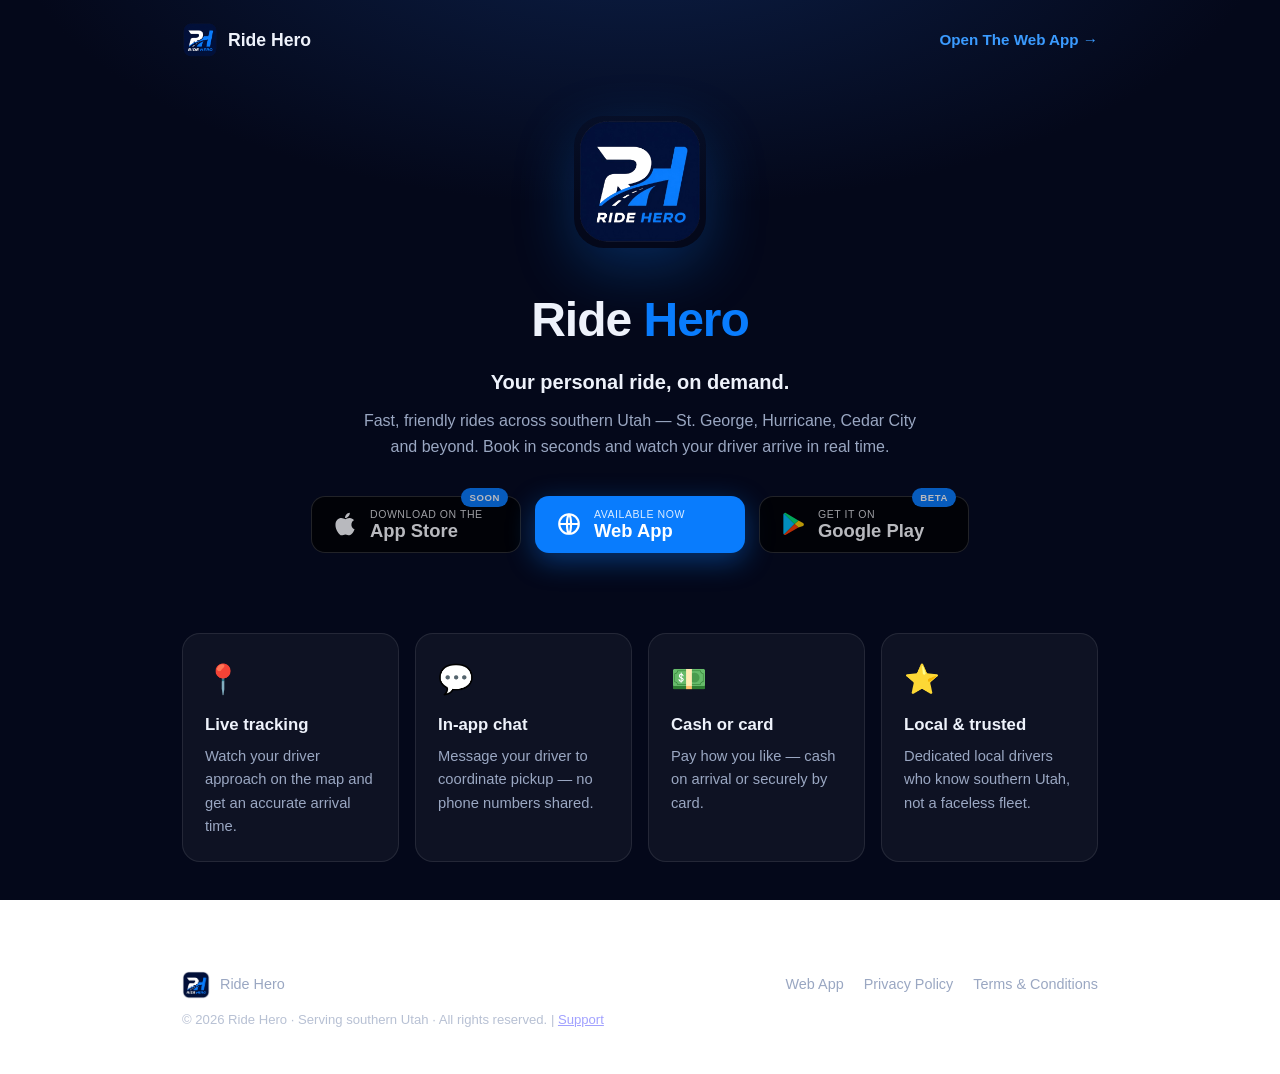
<file: index.html>
<!DOCTYPE html>
<html lang="en">
<head>
  <meta charset="UTF-8" />
  <meta name="viewport" content="width=device-width, initial-scale=1.0" />
  <title>Ride Hero — Your personal ride, on demand</title>
  <meta name="description" content="Ride Hero — on-demand rides across southern Utah. Book a ride, track your driver live, and pay with cash or card." />
  <link rel="icon" href="logo.png" />
  <link rel="stylesheet" href="styles.css" />
</head>
<body>
  <div class="container">

    <!-- Top nav -->
    <nav class="nav">
      <div class="nav__brand"><img src="logo.png" alt="Ride Hero logo" /> Ride Hero</div>
      <a href="https://ridr-hero.vercel.app" class="nav__cta" target="_blank" rel="noopener noreferrer">Open The Web App →</a>
    </nav>

    <!-- Hero -->
    <header class="hero">
      <img src="logo.png" alt="Ride Hero" class="hero__logo" />
      <h1 class="hero__title">Ride <span>Hero</span></h1>
      <p class="hero__tagline">Your personal ride, on demand.</p>
      <p class="hero__sub">
        Fast, friendly rides across southern Utah — St. George, Hurricane, Cedar City and beyond.
        Book in seconds and watch your driver arrive in real time.
      </p>

      <div class="stores">
        <!-- App Store (placeholder) -->
        <a href="#" class="badge badge--soon" aria-label="Download on the App Store — coming soon">
          <span class="badge__soon">Soon</span>
          <svg viewBox="0 0 384 512" aria-hidden="true"><path fill="#fff" d="M318.7 268.7c-.2-36.7 16.4-64.4 50-84.8-18.8-26.9-47.2-41.7-84.7-44.6-35.5-2.8-74.3 20.7-88.5 20.7-15 0-49.4-19.7-76.4-19.7C63.3 141.2 4 184.8 4 273.5q0 39.3 14.4 81.2c12.8 36.7 59 126.7 107.2 125.2 25.2-.6 43-17.9 75.8-17.9 31.8 0 48.3 17.9 76.4 17.9 48.6-.7 90.4-82.5 102.6-119.3-65.2-30.7-61.7-90-61.7-91.9zm-56.6-164.2c27.3-32.4 24.8-61.9 24-72.5-24.1 1.4-52 16.4-67.9 34.9-17.5 19.8-27.8 44.3-25.6 71.9 26.1 2 49.9-11.4 69.5-34.3z"/></svg>
          <span class="badge__text"><span class="badge__small">Download on the</span><span class="badge__big">App Store</span></span>
        </a>

         <!-- Web app (live) -->
        <a href="https://ridr-hero.vercel.app" class="badge badge--web" aria-label="Open the Ride Hero web app" target="_blank" rel="noopener noreferrer">
          <svg viewBox="0 0 24 24" fill="none" stroke="#fff" stroke-width="2" aria-hidden="true">
            <circle cx="12" cy="12" r="9"/>
            <path d="M3 12h18M12 3c2.5 2.7 2.5 15.3 0 18M12 3c-2.5 2.7-2.5 15.3 0 18"/>
          </svg>
          <span class="badge__text"><span class="badge__small">Available now</span><span class="badge__big">Web App</span></span>
        </a>

        <!-- Google Play (placeholder) -->
        <a href="#" class="badge badge--soon" aria-label="Get it on Google Play — coming soon">
          <span class="badge__soon">Beta</span>
          <svg viewBox="0 0 24 24" aria-hidden="true">
            <path fill="#00C3FF" d="M3.6 2.3c-.3.2-.5.6-.5 1.1v17.2c0 .5.2.9.5 1.1l.1.1L13.4 12 3.7 2.2z"/>
            <path fill="#FFCE00" d="M17 15.3l-3.6-3.3 3.6-3.3 4.3 2.4c1 .6 1 2.1 0 2.7L17 15.3z"/>
            <path fill="#00E676" d="M3.6 2.3 13.4 12l3.6-3.3L5.4 1.9c-.6-.4-1.3-.3-1.8.4z"/>
            <path fill="#FF3D00" d="M13.4 12 3.6 21.7c.5.6 1.2.7 1.8.3L17 15.3 13.4 12z"/>
          </svg>
          <span class="badge__text"><span class="badge__small">Get it on</span><span class="badge__big">Google Play</span></span>
        </a>
      </div>
    </header>

    <!-- Features -->
    <section class="features">
      <div class="feature">
        <div class="feature__icon">📍</div>
        <div class="feature__title">Live tracking</div>
        <div class="feature__desc">Watch your driver approach on the map and get an accurate arrival time.</div>
      </div>
      <div class="feature">
        <div class="feature__icon">💬</div>
        <div class="feature__title">In-app chat</div>
        <div class="feature__desc">Message your driver to coordinate pickup — no phone numbers shared.</div>
      </div>
      <div class="feature">
        <div class="feature__icon">💵</div>
        <div class="feature__title">Cash or card</div>
        <div class="feature__desc">Pay how you like — cash on arrival or securely by card.</div>
      </div>
      <div class="feature">
        <div class="feature__icon">⭐</div>
        <div class="feature__title">Local &amp; trusted</div>
        <div class="feature__desc">Dedicated local drivers who know southern Utah, not a faceless fleet.</div>
      </div>
    </section>

    <!-- Footer -->
    <footer class="footer">
      <div class="footer__inner">
        <div class="footer__brand"><img src="logo.png" alt="" /> Ride Hero</div>
        <div class="footer__links">
          <a href="https://ridr-hero.vercel.app">Web App</a>
          <a href="privacy.html">Privacy Policy</a>
          <a href="terms.html">Terms &amp; Conditions</a>
        </div>
      </div>
      <p class="footer__copy">© 2026 Ride Hero · Serving southern Utah · All rights reserved. | <a href="mailto:rides@rideheroapp.com">Support</a></p>
    </footer>

  </div>
</body>
</html>
</file>
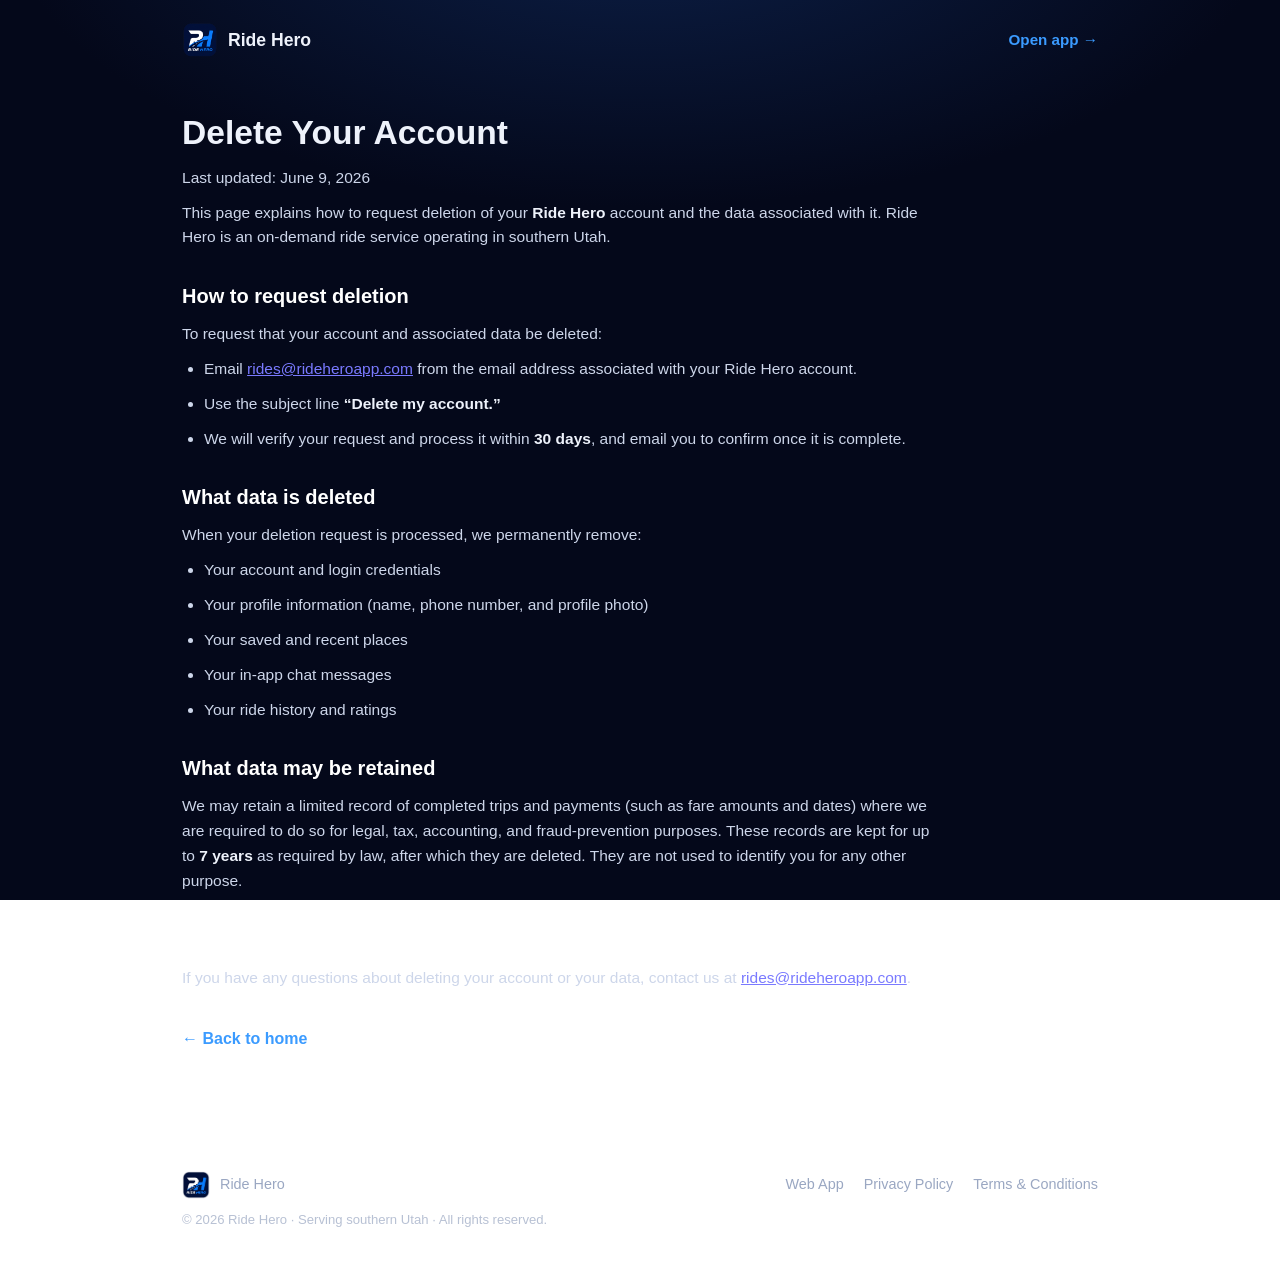
<file: delete.html>
<!DOCTYPE html>
<html lang="en">
<head>
  <meta charset="UTF-8" />
  <meta name="viewport" content="width=device-width, initial-scale=1.0" />
  <title>Delete Your Account — Ride Hero</title>
  <meta name="description" content="How to request deletion of your Ride Hero account and associated data." />
  <link rel="icon" href="logo.png" />
  <link rel="stylesheet" href="styles.css" />
</head>
<body>
  <div class="container">

    <nav class="nav">
      <a class="nav__brand" href="index.html" style="color:inherit"><img src="logo.png" alt="Ride Hero logo" /> Ride Hero</a>
      <a href="https://ridr-hero.vercel.app" class="nav__cta">Open app →</a>
    </nav>

    <main class="legal">
      <h1>Delete Your Account</h1>
      <p class="legal__updated">Last updated: June 9, 2026</p>

      <p>
        This page explains how to request deletion of your <strong>Ride Hero</strong> account and the data
        associated with it. Ride Hero is an on-demand ride service operating in southern Utah.
      </p>

      <h2>How to request deletion</h2>
      <p>To request that your account and associated data be deleted:</p>
      <ul>
        <li>Email <a href="mailto:rides@rideheroapp.com?subject=Delete%20my%20account">rides@rideheroapp.com</a>
            from the email address associated with your Ride Hero account.</li>
        <li>Use the subject line <strong>“Delete my account.”</strong></li>
        <li>We will verify your request and process it within <strong>30 days</strong>, and email you to confirm
            once it is complete.</li>
      </ul>

      <h2>What data is deleted</h2>
      <p>When your deletion request is processed, we permanently remove:</p>
      <ul>
        <li>Your account and login credentials</li>
        <li>Your profile information (name, phone number, and profile photo)</li>
        <li>Your saved and recent places</li>
        <li>Your in-app chat messages</li>
        <li>Your ride history and ratings</li>
      </ul>

      <h2>What data may be retained</h2>
      <p>
        We may retain a limited record of completed trips and payments (such as fare amounts and dates) where we
        are required to do so for legal, tax, accounting, and fraud-prevention purposes. These records are kept
        for up to <strong>7 years</strong> as required by law, after which they are deleted. They are not used to
        identify you for any other purpose.
      </p>

      <h2>Questions</h2>
      <p>
        If you have any questions about deleting your account or your data, contact us at
        <a href="mailto:rides@rideheroapp.com">rides@rideheroapp.com</a>.
      </p>

      <a class="backlink" href="index.html">← Back to home</a>
    </main>

    <footer class="footer">
      <div class="footer__inner">
        <div class="footer__brand"><img src="logo.png" alt="" /> Ride Hero</div>
        <div class="footer__links">
          <a href="https://ridr-hero.vercel.app">Web App</a>
          <a href="privacy.html">Privacy Policy</a>
          <a href="terms.html">Terms &amp; Conditions</a>
        </div>
      </div>
      <p class="footer__copy">© 2026 Ride Hero · Serving southern Utah · All rights reserved.</p>
    </footer>

  </div>
</body>
</html>
</file>
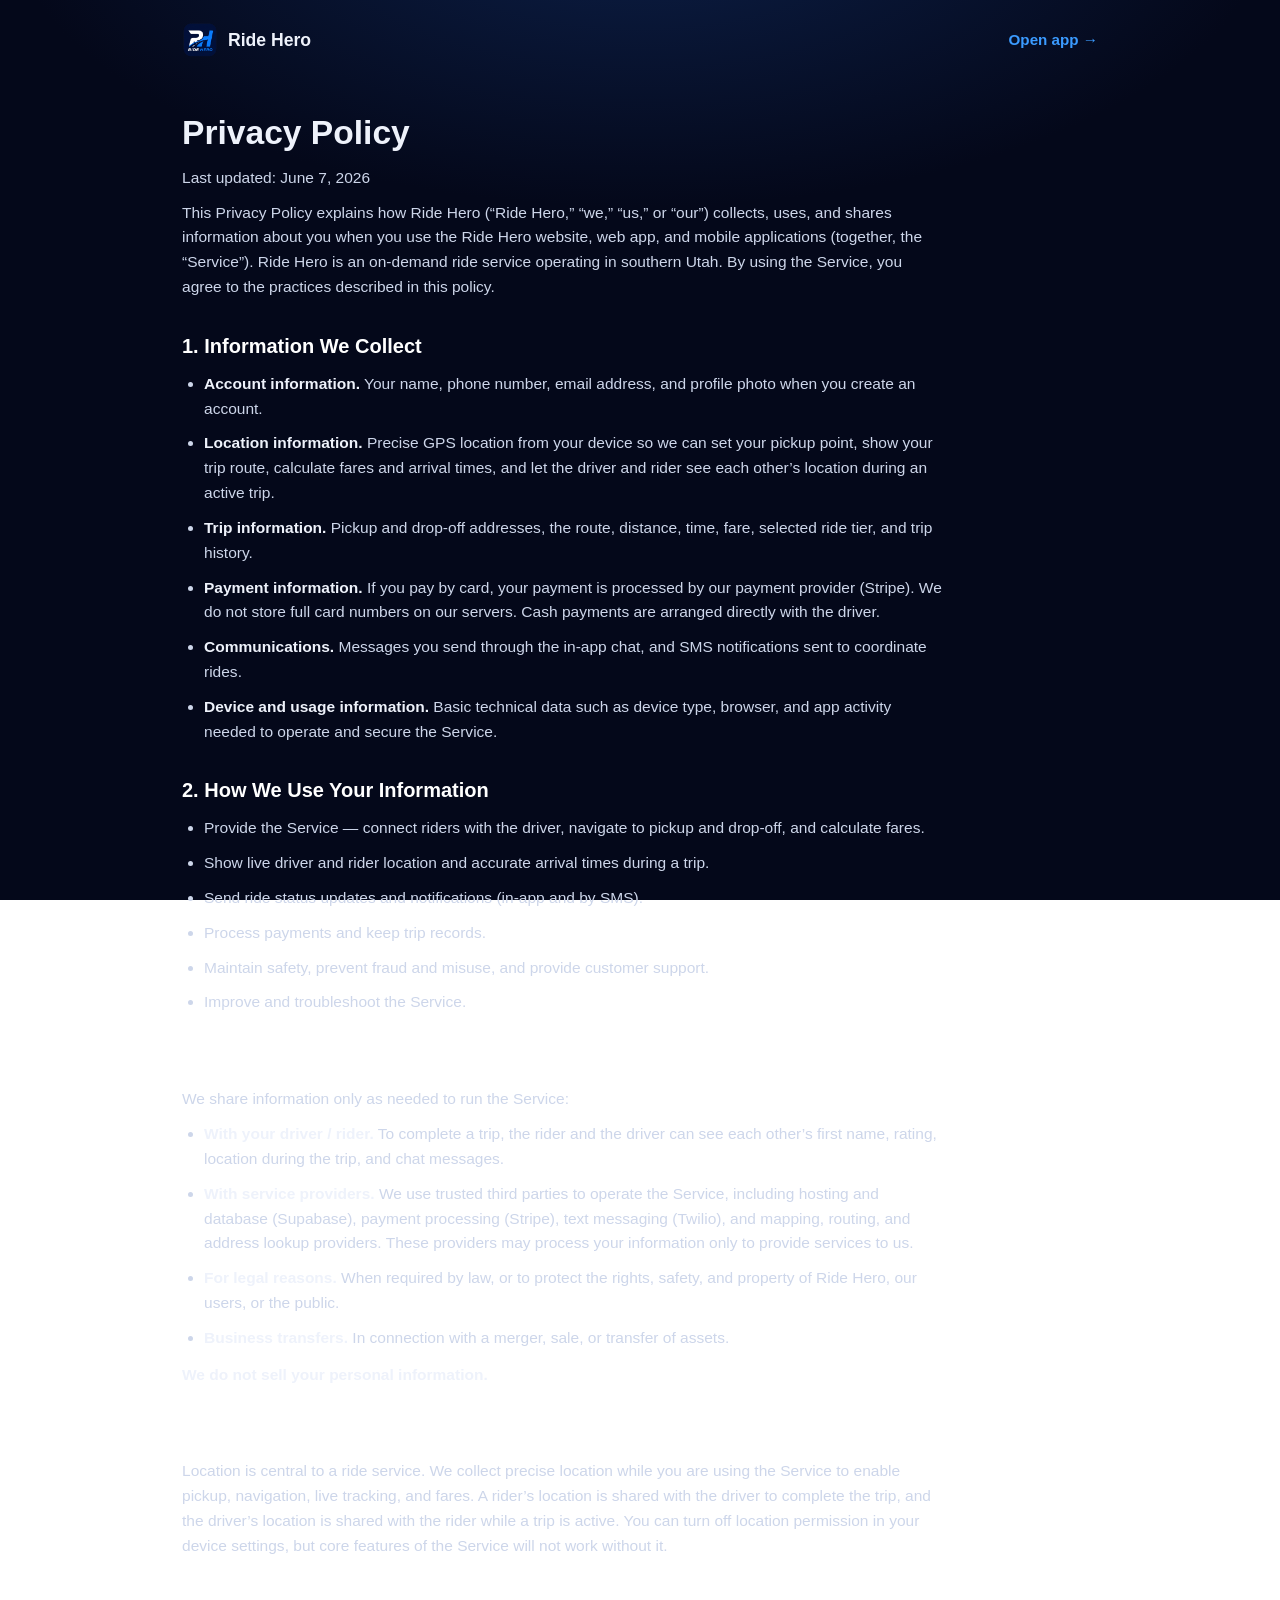
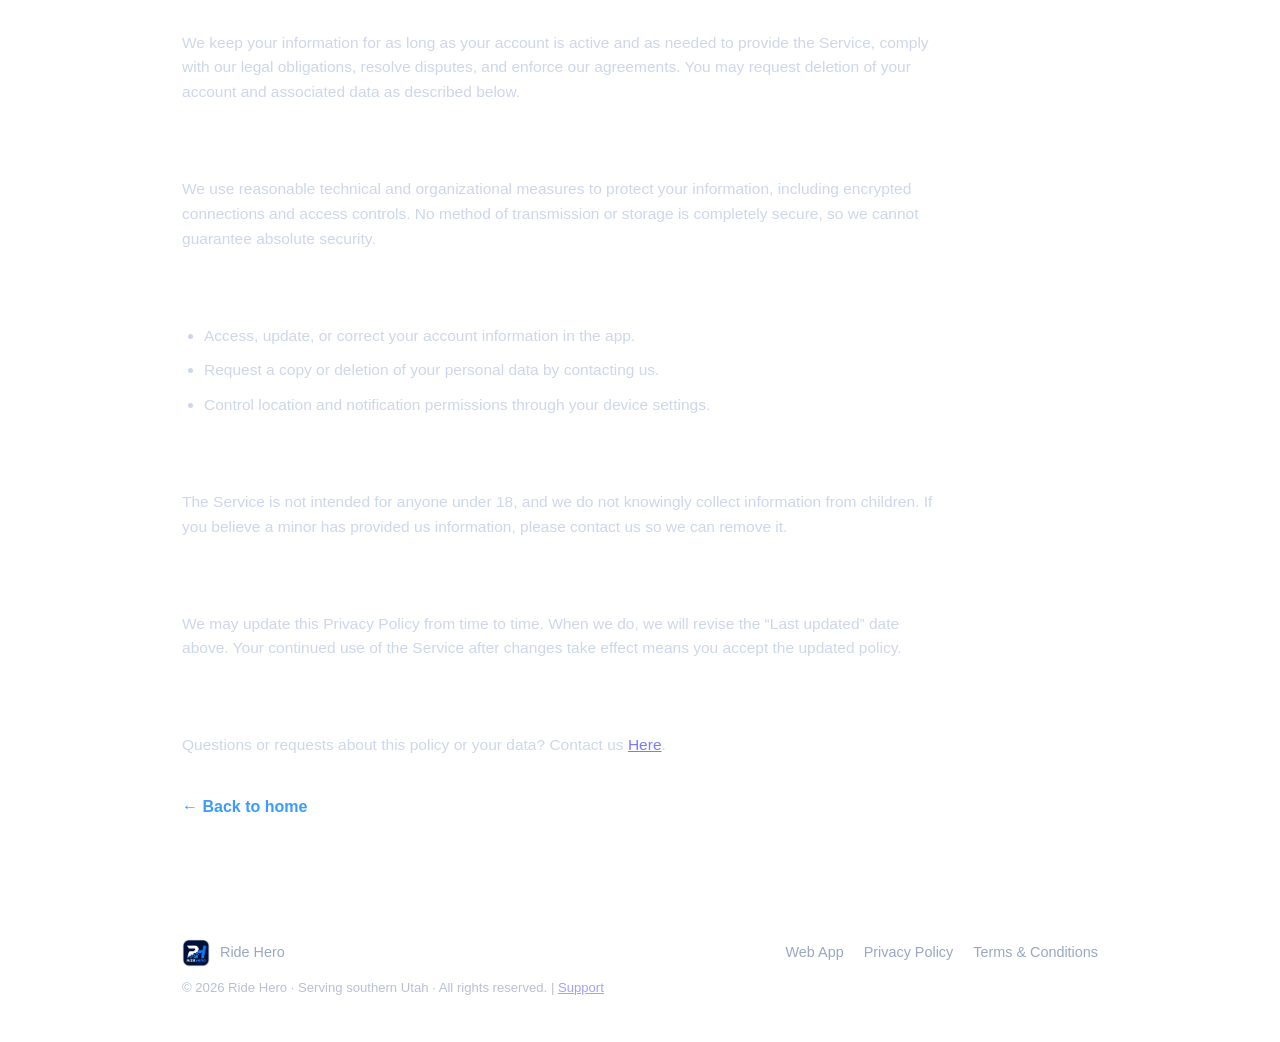
<file: privacy.html>
<!DOCTYPE html>
<html lang="en">
<head>
  <meta charset="UTF-8" />
  <meta name="viewport" content="width=device-width, initial-scale=1.0" />
  <title>Privacy Policy — Ride Hero</title>
  <meta name="description" content="Ride Hero Privacy Policy — how we collect, use, and protect your information." />
  <link rel="icon" href="logo.png" />
  <link rel="stylesheet" href="styles.css" />
</head>
<body>
  <div class="container">

    <nav class="nav">
      <a class="nav__brand" href="index.html" style="color:inherit"><img src="logo.png" alt="Ride Hero logo" /> Ride Hero</a>
      <a href="https://ridr-hero.vercel.app" class="nav__cta" target="_blank" rel="noopener noreferrer">Open app →</a>
    </nav>

    <main class="legal">
      <h1>Privacy Policy</h1>
      <p class="legal__updated">Last updated: June 7, 2026</p>

      <p>
        This Privacy Policy explains how Ride Hero (“Ride Hero,” “we,” “us,” or “our”) collects, uses, and
        shares information about you when you use the Ride Hero website, web app, and mobile applications
        (together, the “Service”). Ride Hero is an on-demand ride service operating in southern Utah. By using
        the Service, you agree to the practices described in this policy.
      </p>

      <h2>1. Information We Collect</h2>
      <ul>
        <li><strong>Account information.</strong> Your name, phone number, email address, and profile photo when you create an account.</li>
        <li><strong>Location information.</strong> Precise GPS location from your device so we can set your pickup point, show your trip route, calculate fares and arrival times, and let the driver and rider see each other’s location during an active trip.</li>
        <li><strong>Trip information.</strong> Pickup and drop-off addresses, the route, distance, time, fare, selected ride tier, and trip history.</li>
        <li><strong>Payment information.</strong> If you pay by card, your payment is processed by our payment provider (Stripe). We do not store full card numbers on our servers. Cash payments are arranged directly with the driver.</li>
        <li><strong>Communications.</strong> Messages you send through the in-app chat, and SMS notifications sent to coordinate rides.</li>
        <li><strong>Device and usage information.</strong> Basic technical data such as device type, browser, and app activity needed to operate and secure the Service.</li>
      </ul>

      <h2>2. How We Use Your Information</h2>
      <ul>
        <li>Provide the Service — connect riders with the driver, navigate to pickup and drop-off, and calculate fares.</li>
        <li>Show live driver and rider location and accurate arrival times during a trip.</li>
        <li>Send ride status updates and notifications (in-app and by SMS).</li>
        <li>Process payments and keep trip records.</li>
        <li>Maintain safety, prevent fraud and misuse, and provide customer support.</li>
        <li>Improve and troubleshoot the Service.</li>
      </ul>

      <h2>3. How We Share Information</h2>
      <p>We share information only as needed to run the Service:</p>
      <ul>
        <li><strong>With your driver / rider.</strong> To complete a trip, the rider and the driver can see each other’s first name, rating, location during the trip, and chat messages.</li>
        <li><strong>With service providers.</strong> We use trusted third parties to operate the Service, including hosting and database (Supabase), payment processing (Stripe), text messaging (Twilio), and mapping, routing, and address lookup providers. These providers may process your information only to provide services to us.</li>
        <li><strong>For legal reasons.</strong> When required by law, or to protect the rights, safety, and property of Ride Hero, our users, or the public.</li>
        <li><strong>Business transfers.</strong> In connection with a merger, sale, or transfer of assets.</li>
      </ul>
      <p><strong>We do not sell your personal information.</strong></p>

      <h2>4. Location Information</h2>
      <p>
        Location is central to a ride service. We collect precise location while you are using the Service to
        enable pickup, navigation, live tracking, and fares. A rider’s location is shared with the driver to
        complete the trip, and the driver’s location is shared with the rider while a trip is active. You can
        turn off location permission in your device settings, but core features of the Service will not work
        without it.
      </p>

      <h2>5. Data Retention</h2>
      <p>
        We keep your information for as long as your account is active and as needed to provide the Service,
        comply with our legal obligations, resolve disputes, and enforce our agreements. You may request
        deletion of your account and associated data as described below.
      </p>

      <h2>6. Security</h2>
      <p>
        We use reasonable technical and organizational measures to protect your information, including
        encrypted connections and access controls. No method of transmission or storage is completely secure,
        so we cannot guarantee absolute security.
      </p>

      <h2>7. Your Choices and Rights</h2>
      <ul>
        <li>Access, update, or correct your account information in the app.</li>
        <li>Request a copy or deletion of your personal data by contacting us.</li>
        <li>Control location and notification permissions through your device settings.</li>
      </ul>

      <h2>8. Children’s Privacy</h2>
      <p>
        The Service is not intended for anyone under 18, and we do not knowingly collect information from
        children. If you believe a minor has provided us information, please contact us so we can remove it.
      </p>

      <h2>9. Changes to This Policy</h2>
      <p>
        We may update this Privacy Policy from time to time. When we do, we will revise the “Last updated” date
        above. Your continued use of the Service after changes take effect means you accept the updated policy.
      </p>

      <h2>10. Contact Us</h2>
      <p>
        Questions or requests about this policy or your data? Contact us&nbsp;<a href="mailto:rides@rideheroapp.com">Here</a>.
      </p>

      <a class="backlink" href="index.html">← Back to home</a>
    </main>

    <footer class="footer">
      <div class="footer__inner">
        <div class="footer__brand"><img src="logo.png" alt="" /> Ride Hero</div>
        <div class="footer__links">
          <a href="https://ridr-hero.vercel.app">Web App</a>
          <a href="privacy.html">Privacy Policy</a>
          <a href="terms.html">Terms &amp; Conditions</a>
        </div>
      </div>
      <p class="footer__copy">© 2026 Ride Hero · Serving southern Utah · All rights reserved. | <a href="mailto:rides@rideheroapp.com">Support</a></p>
    </footer>

  </div>
</body>
</html>
</file>
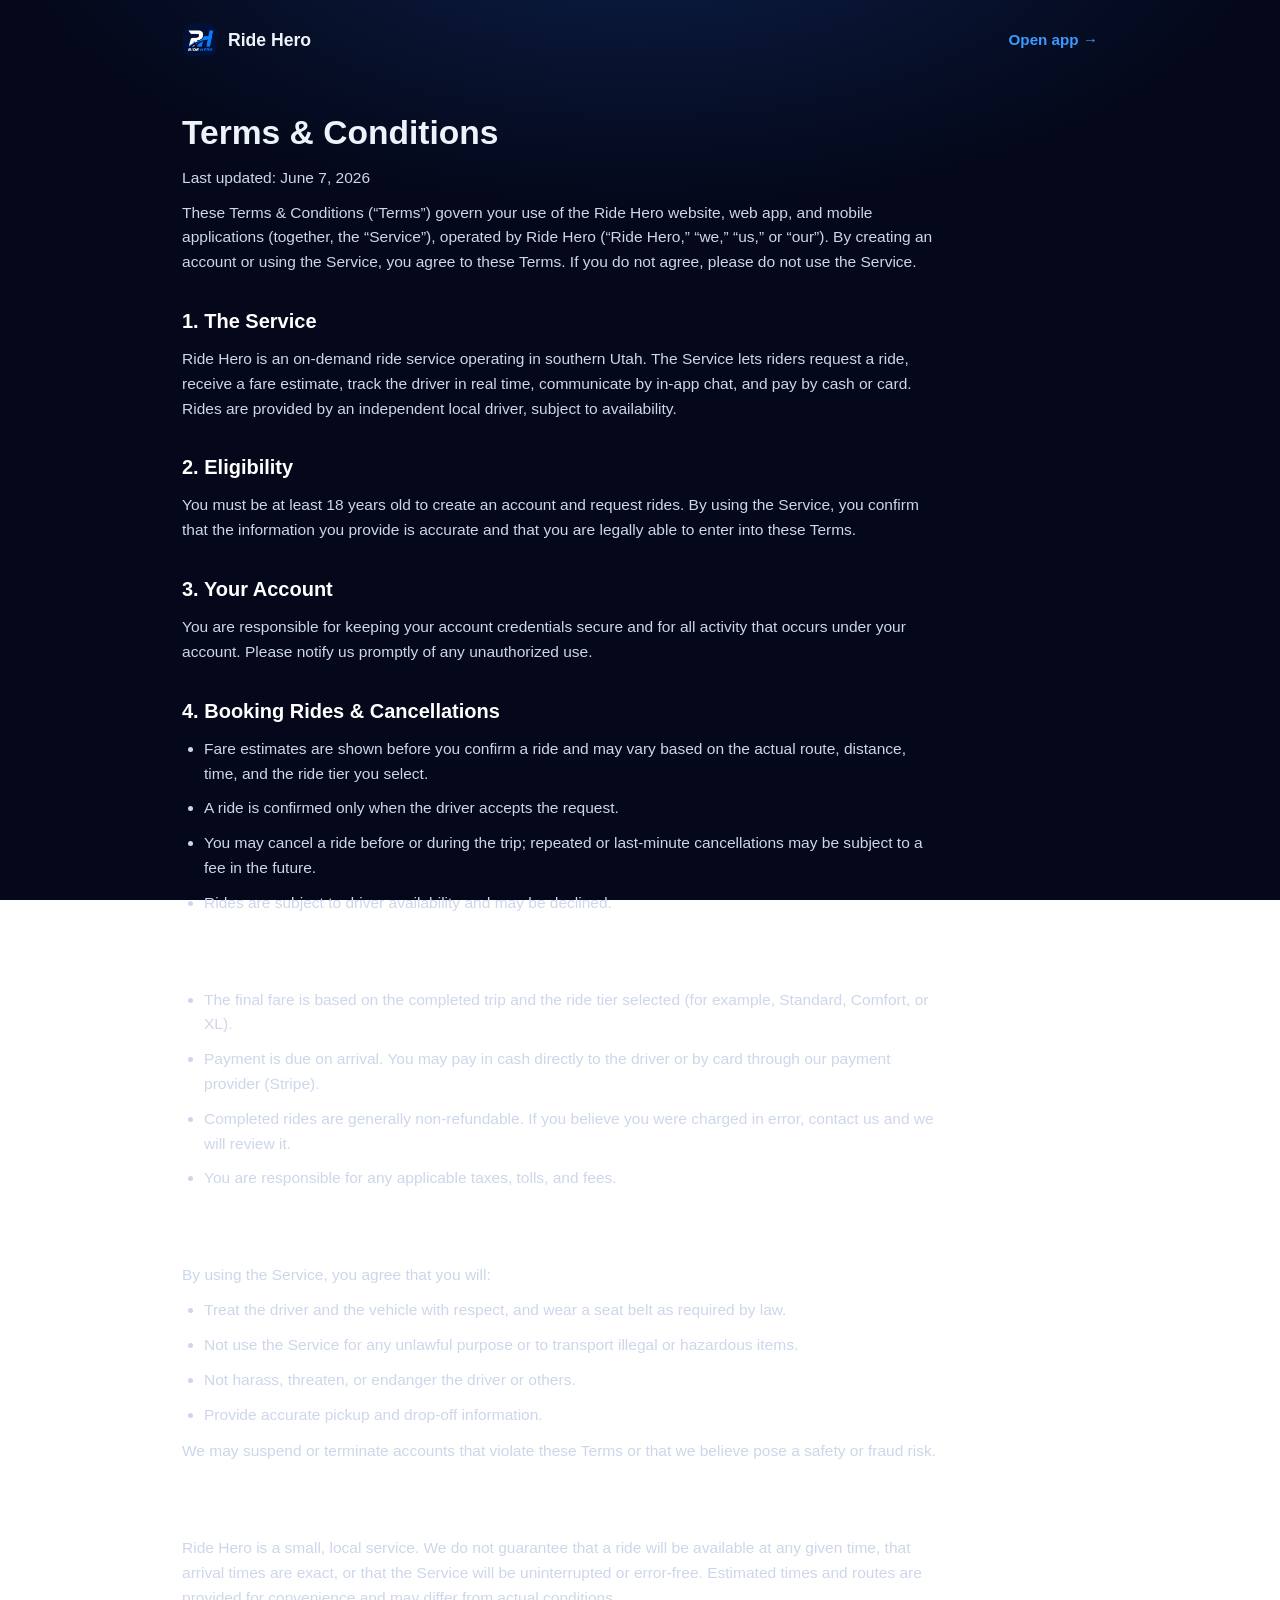
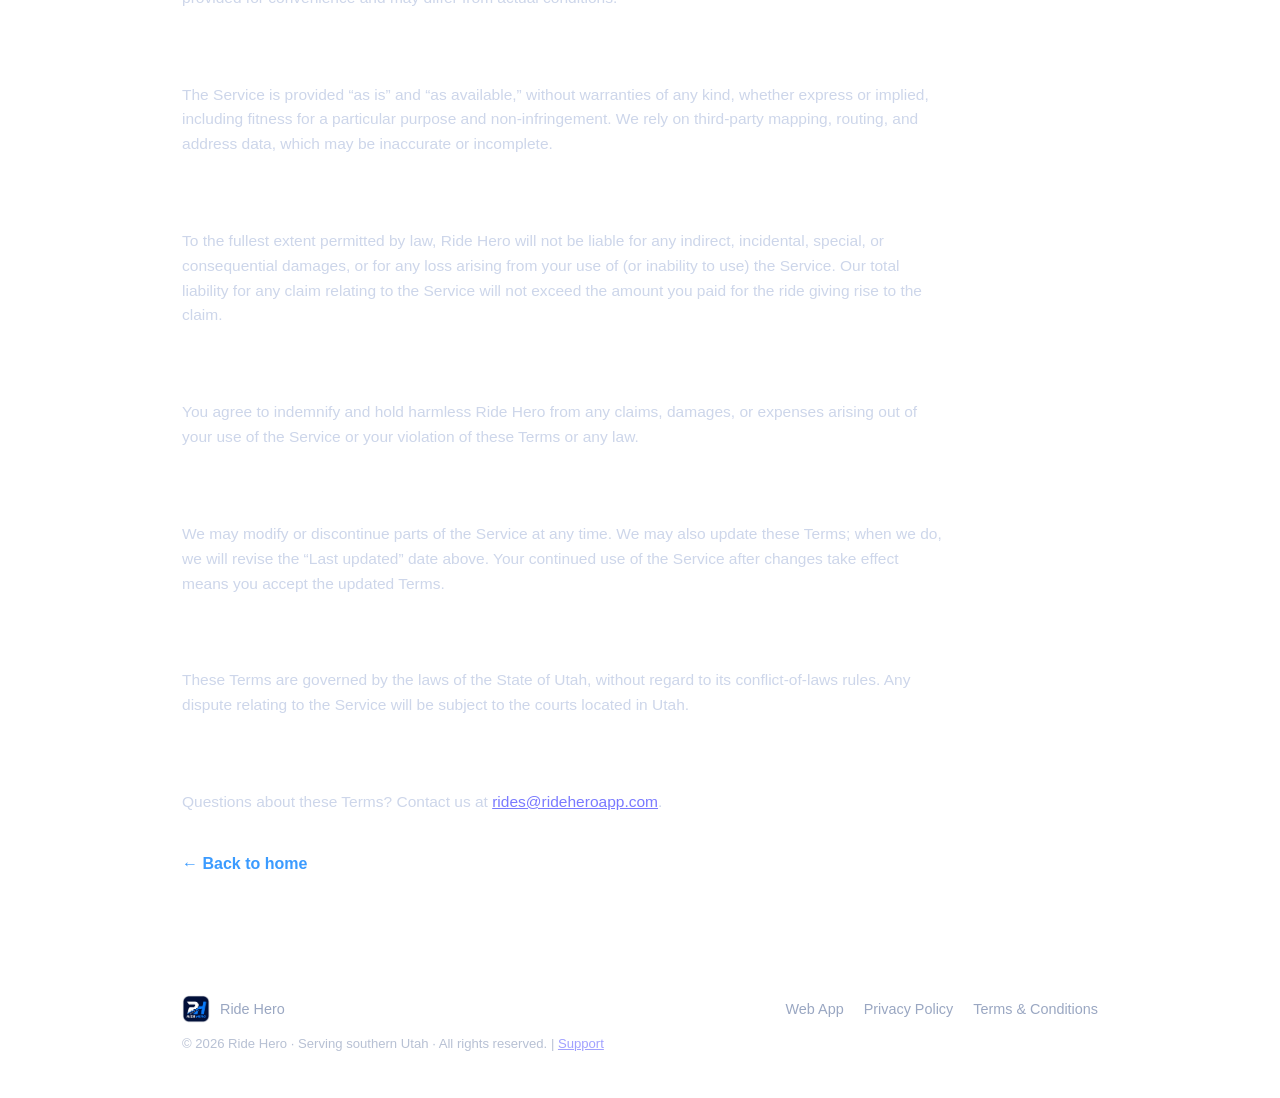
<file: terms.html>
<!DOCTYPE html>
<html lang="en">
<head>
  <meta charset="UTF-8" />
  <meta name="viewport" content="width=device-width, initial-scale=1.0" />
  <title>Terms &amp; Conditions — Ride Hero</title>
  <meta name="description" content="Ride Hero Terms &amp; Conditions of service." />
  <link rel="icon" href="logo.png" />
  <link rel="stylesheet" href="styles.css" />
</head>
<body>
  <div class="container">

    <nav class="nav">
      <a class="nav__brand" href="index.html" style="color:inherit"><img src="logo.png" alt="Ride Hero logo" /> Ride Hero</a>
      <a href="https://ridr-hero.vercel.app" class="nav__cta" target="_blank" rel="noopener noreferrer">Open app →</a>
    </nav>

    <main class="legal">
      <h1>Terms &amp; Conditions</h1>
      <p class="legal__updated">Last updated: June 7, 2026</p>

      <p>
        These Terms &amp; Conditions (“Terms”) govern your use of the Ride Hero website, web app, and mobile
        applications (together, the “Service”), operated by Ride Hero (“Ride Hero,” “we,” “us,” or “our”). By
        creating an account or using the Service, you agree to these Terms. If you do not agree, please do not
        use the Service.
      </p>

      <h2>1. The Service</h2>
      <p>
        Ride Hero is an on-demand ride service operating in southern Utah. The Service lets riders request a
        ride, receive a fare estimate, track the driver in real time, communicate by in-app chat, and pay by
        cash or card. Rides are provided by an independent local driver, subject to availability.
      </p>

      <h2>2. Eligibility</h2>
      <p>
        You must be at least 18 years old to create an account and request rides. By using the Service, you
        confirm that the information you provide is accurate and that you are legally able to enter into these
        Terms.
      </p>

      <h2>3. Your Account</h2>
      <p>
        You are responsible for keeping your account credentials secure and for all activity that occurs under
        your account. Please notify us promptly of any unauthorized use.
      </p>

      <h2>4. Booking Rides &amp; Cancellations</h2>
      <ul>
        <li>Fare estimates are shown before you confirm a ride and may vary based on the actual route, distance, time, and the ride tier you select.</li>
        <li>A ride is confirmed only when the driver accepts the request.</li>
        <li>You may cancel a ride before or during the trip; repeated or last-minute cancellations may be subject to a fee in the future.</li>
        <li>Rides are subject to driver availability and may be declined.</li>
      </ul>

      <h2>5. Fares &amp; Payment</h2>
      <ul>
        <li>The final fare is based on the completed trip and the ride tier selected (for example, Standard, Comfort, or XL).</li>
        <li>Payment is due on arrival. You may pay in cash directly to the driver or by card through our payment provider (Stripe).</li>
        <li>Completed rides are generally non-refundable. If you believe you were charged in error, contact us and we will review it.</li>
        <li>You are responsible for any applicable taxes, tolls, and fees.</li>
      </ul>

      <h2>6. User Conduct</h2>
      <p>By using the Service, you agree that you will:</p>
      <ul>
        <li>Treat the driver and the vehicle with respect, and wear a seat belt as required by law.</li>
        <li>Not use the Service for any unlawful purpose or to transport illegal or hazardous items.</li>
        <li>Not harass, threaten, or endanger the driver or others.</li>
        <li>Provide accurate pickup and drop-off information.</li>
      </ul>
      <p>We may suspend or terminate accounts that violate these Terms or that we believe pose a safety or fraud risk.</p>

      <h2>7. Availability &amp; No Guarantee</h2>
      <p>
        Ride Hero is a small, local service. We do not guarantee that a ride will be
        available at any given time, that arrival times are exact, or that the Service will be uninterrupted or
        error-free. Estimated times and routes are provided for convenience and may differ from actual
        conditions.
      </p>

      <h2>8. Disclaimers</h2>
      <p>
        The Service is provided “as is” and “as available,” without warranties of any kind, whether express or
        implied, including fitness for a particular purpose and non-infringement. We rely on third-party
        mapping, routing, and address data, which may be inaccurate or incomplete.
      </p>

      <h2>9. Limitation of Liability</h2>
      <p>
        To the fullest extent permitted by law, Ride Hero will not be liable for any indirect, incidental,
        special, or consequential damages, or for any loss arising from your use of (or inability to use) the
        Service. Our total liability for any claim relating to the Service will not exceed the amount you paid
        for the ride giving rise to the claim.
      </p>

      <h2>10. Indemnification</h2>
      <p>
        You agree to indemnify and hold harmless Ride Hero from any claims, damages, or expenses arising out of
        your use of the Service or your violation of these Terms or any law.
      </p>

      <h2>11. Changes to the Service &amp; Terms</h2>
      <p>
        We may modify or discontinue parts of the Service at any time. We may also update these Terms; when we
        do, we will revise the “Last updated” date above. Your continued use of the Service after changes take
        effect means you accept the updated Terms.
      </p>

      <h2>12. Governing Law</h2>
      <p>
        These Terms are governed by the laws of the State of Utah, without regard to its conflict-of-laws rules.
        Any dispute relating to the Service will be subject to the courts located in Utah.
      </p>

      <h2>13. Contact Us</h2>
      <p>
        Questions about these Terms? Contact us at
        <a href="mailto:rides@rideheroapp.com">rides@rideheroapp.com</a>.
      </p>

      <a class="backlink" href="index.html">← Back to home</a>
    </main>

    <footer class="footer">
      <div class="footer__inner">
        <div class="footer__brand"><img src="logo.png" alt="" /> Ride Hero</div>
        <div class="footer__links">
          <a href="https://ridr-hero.vercel.app">Web App</a>
          <a href="privacy.html">Privacy Policy</a>
          <a href="terms.html">Terms &amp; Conditions</a>
        </div>
      </div>
      <p class="footer__copy">© 2026 Ride Hero · Serving southern Utah · All rights reserved. | <a href="mailto:rides@rideheroapp.com">Support</a></p>
    </footer>

  </div>
</body>
</html>
</file>
<file: styles.css>
:root {
  --blue: #097CFD;
  --blue-light: #3b9bff;
  --bg: #04081a;
  --text: #eef2fb;
  --muted: #9aa7c2;
  --card: rgba(255, 255, 255, 0.045);
  --border: rgba(255, 255, 255, 0.09);
  --radius: 18px;
}

* { margin: 0; padding: 0; box-sizing: border-box; }
html { scroll-behavior: smooth; scrollbar-color: #013a77 #04081A; }

body {
  font-family: -apple-system, BlinkMacSystemFont, 'Segoe UI', Roboto, Helvetica, Arial, sans-serif;
  background: radial-gradient(ellipse 90% 60% at 50% -10%, #0c1f47 0%, #04081a 55%);
  background-attachment: fixed;
  color: var(--text);
  line-height: 1.6;
  min-height: 100vh;
  -webkit-font-smoothing: antialiased;
}

a { color: var(--blue-light); text-decoration: none; }
a:hover { text-decoration: underline; }
a[href^="mailto:"] {
    cursor: pointer; /* Show hand cursor */
    color: rgb(122, 122, 255);      /* Optional: make it look like a link */
    text-decoration: underline; /* Optional: underline */
}

.container { width: 100%; max-width: 960px; margin: 0 auto; padding: 0 22px; }

/* ── Top nav ──────────────────────────────────────────────────────────── */
.nav { display: flex; align-items: center; justify-content: space-between; padding: 22px 0; }
.nav__brand { display: flex; align-items: center; gap: 10px; font-weight: 800; font-size: 1.1rem; }
.nav__brand img { width: 36px; height: 36px; border-radius: 9px; }
.nav__cta { font-weight: 700; font-size: 0.95rem; }

/* ── Hero ─────────────────────────────────────────────────────────────── */
.hero { text-align: center; padding: 36px 0 56px; }
.hero__logo {
  width: 132px; height: 132px; border-radius: 30px;
  box-shadow: 0 20px 60px rgba(9, 124, 253, 0.28);
}
.hero__title { font-size: 3rem; font-weight: 900; letter-spacing: -1px; margin: 26px 0 8px; }
.hero__title span { color: var(--blue); }
.hero__tagline { font-size: 1.25rem; font-weight: 600; }
.hero__sub {
  font-size: 1rem; color: var(--muted); margin: 10px auto 0; max-width: 560px;
}

/* ── Store buttons ────────────────────────────────────────────────────── */
.stores { display: flex; flex-wrap: wrap; gap: 14px; justify-content: center; margin-top: 36px; }
.badge {
  display: flex; align-items: center; gap: 12px; min-width: 210px;
  background: #000; color: #fff;
  border: 1px solid rgba(255, 255, 255, 0.18); border-radius: 14px;
  padding: 11px 20px; position: relative;
  transition: transform 0.15s, border-color 0.15s, background 0.15s;
}
.badge:hover { transform: translateY(-2px); text-decoration: none; border-color: rgba(255, 255, 255, 0.42); }
.badge svg { width: 26px; height: 26px; flex-shrink: 0; }
.badge__text { text-align: left; line-height: 1.15; }
.badge__small { display: block; font-size: 0.66rem; text-transform: uppercase; letter-spacing: 0.05em; opacity: 0.85; }
.badge__big { display: block; font-size: 1.15rem; font-weight: 700; }
.badge--web { background: var(--blue); border-color: transparent; box-shadow: 0 8px 28px rgba(9, 124, 253, 0.4); }
.badge--web:hover { background: var(--blue-light); }
.badge--soon { opacity: 0.72; }
.badge__soon {
  position: absolute; top: -9px; right: 12px;
  background: var(--blue); color: #fff; font-size: 0.6rem; font-weight: 800;
  text-transform: uppercase; letter-spacing: 0.06em; padding: 2px 8px; border-radius: 99px;
}

/* ── Features ─────────────────────────────────────────────────────────── */
.features {
  display: grid; grid-template-columns: repeat(auto-fit, minmax(200px, 1fr));
  gap: 16px; padding: 24px 0 60px;
}
.feature { background: var(--card); border: 1px solid var(--border); border-radius: var(--radius); padding: 22px; }
.feature__icon { font-size: 1.8rem; }
.feature__title { font-weight: 700; font-size: 1.05rem; margin: 10px 0 6px; }
.feature__desc { color: var(--muted); font-size: 0.92rem; }

/* ── Footer ───────────────────────────────────────────────────────────── */
.footer { border-top: 1px solid var(--border); padding: 28px 0 44px; margin-top: 20px; }
.footer__inner { display: flex; flex-wrap: wrap; align-items: center; justify-content: space-between; gap: 14px; }
.footer__brand { display: flex; align-items: center; gap: 10px; color: var(--muted); font-size: 0.9rem; }
.footer__brand img { width: 28px; height: 28px; border-radius: 7px; }
.footer__links { display: flex; gap: 20px; flex-wrap: wrap; }
.footer__links a { color: var(--muted); font-size: 0.9rem; }
.footer__links a:hover { color: var(--text); }
.footer__copy { width: 100%; color: var(--muted); font-size: 0.82rem; opacity: 0.7; margin-top: 10px; }

/* ── Legal pages ──────────────────────────────────────────────────────── */
.legal { padding: 26px 0 70px; max-width: 760px; }
.legal h1 { font-size: 2.1rem; font-weight: 900; margin-bottom: 6px; }
.legal__updated { color: var(--muted); font-size: 0.9rem; margin-bottom: 26px; }
.legal h2 { font-size: 1.25rem; font-weight: 800; margin: 30px 0 10px; color: #fff; }
.legal p, .legal li { color: #cdd6ea; font-size: 0.97rem; margin-bottom: 10px; }
.legal ul { padding-left: 22px; margin-bottom: 12px; }
.legal strong { color: var(--text); }
.legal__note {
  background: var(--card); border: 1px solid var(--border); border-left: 3px solid var(--blue);
  border-radius: 10px; padding: 14px 16px; color: var(--muted); font-size: 0.88rem; margin: 24px 0;
}
.backlink { display: inline-block; margin-top: 26px; color: var(--blue-light); font-weight: 600; }

@media (max-width: 560px) {
  .hero__title { font-size: 2.3rem; }
  .badge { min-width: 0; flex: 1 1 100%; justify-content: center; }
  .hero__logo { width: 112px; height: 112px; }
}
</file>
